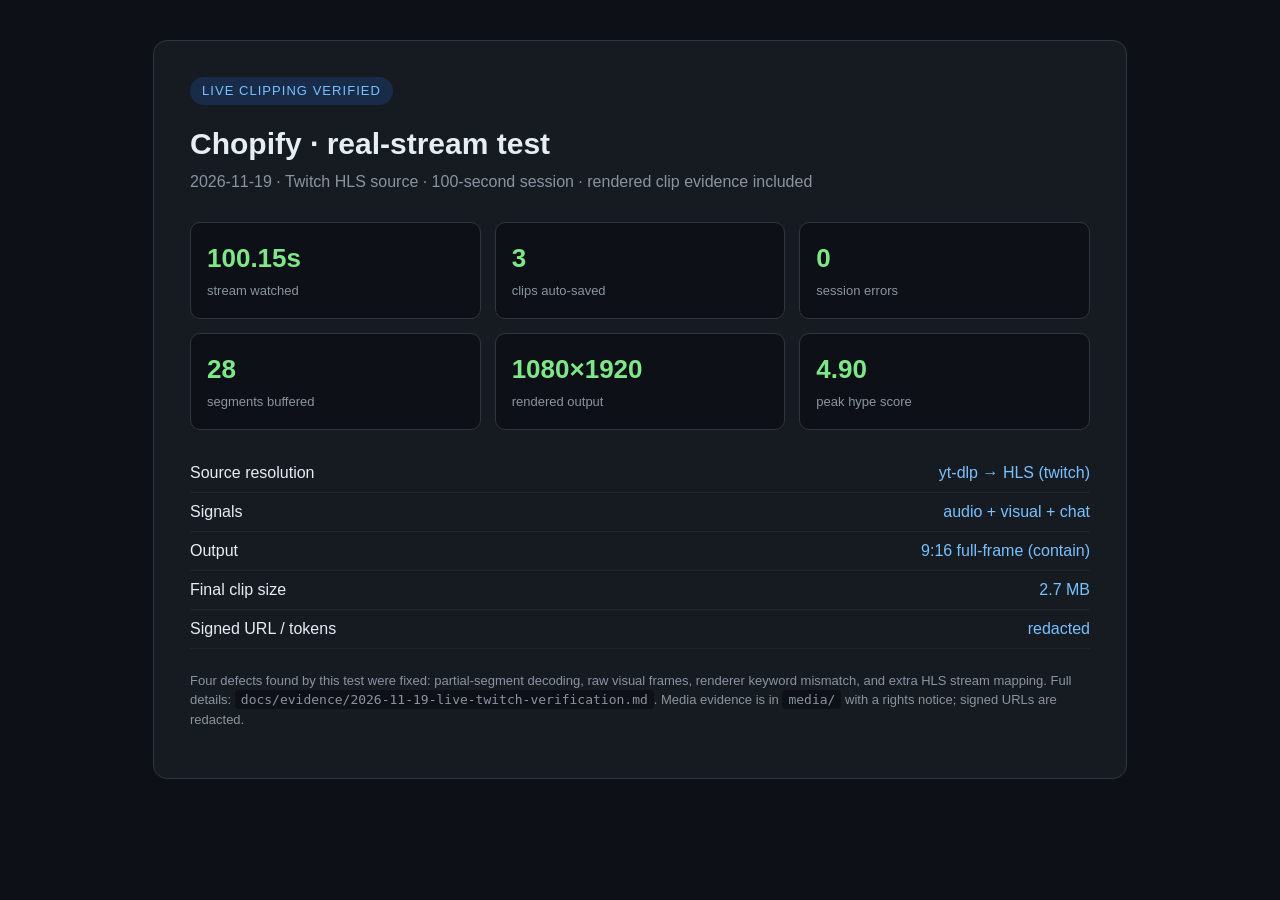
<file: docs/evidence/verification-card.html>
<!doctype html>
<html lang="en">
<head>
<meta charset="utf-8">
<title>Chopify live clipping — verification</title>
<style>
  body { margin:0; background:#0d1117; color:#e6edf3; font:16px/1.5 -apple-system,Segoe UI,sans-serif; }
  .card { max-width:900px; margin:40px auto; padding:36px; background:#161b22; border:1px solid #30363d; border-radius:14px; }
  .badge { display:inline-block; padding:4px 12px; border-radius:999px; background:#1f6feb33; color:#79c0ff; font-size:13px; letter-spacing:.08em; }
  h1 { margin:16px 0 4px; font-size:30px; }
  .sub { color:#8b949e; margin-bottom:28px; }
  .grid { display:grid; grid-template-columns:repeat(3,1fr); gap:14px; margin:24px 0; }
  .stat { background:#0d1117; border:1px solid #30363d; border-radius:10px; padding:16px; }
  .stat b { display:block; font-size:26px; color:#7ee787; }
  .stat span { color:#8b949e; font-size:13px; }
  table { width:100%; border-collapse:collapse; }
  td { padding:7px 0; border-bottom:1px solid #21262d; }
  td:last-child { text-align:right; color:#79c0ff; }
  .note { margin-top:22px; color:#8b949e; font-size:13px; }
  code { background:#0d1117; padding:2px 6px; border-radius:4px; }
</style>
</head>
<body>
  <div class="card">
    <span class="badge">LIVE CLIPPING VERIFIED</span>
    <h1>Chopify · real-stream test</h1>
    <div class="sub">2026-11-19 · Twitch HLS source · 100-second session · rendered clip evidence included</div>
    <div class="grid">
      <div class="stat"><b>100.15s</b><span>stream watched</span></div>
      <div class="stat"><b>3</b><span>clips auto-saved</span></div>
      <div class="stat"><b>0</b><span>session errors</span></div>
      <div class="stat"><b>28</b><span>segments buffered</span></div>
      <div class="stat"><b>1080×1920</b><span>rendered output</span></div>
      <div class="stat"><b>4.90</b><span>peak hype score</span></div>
    </div>
    <table>
      <tr><td>Source resolution</td><td>yt-dlp → HLS (twitch)</td></tr>
      <tr><td>Signals</td><td>audio + visual + chat</td></tr>
      <tr><td>Output</td><td>9:16 full-frame (contain)</td></tr>
      <tr><td>Final clip size</td><td>2.7 MB</td></tr>
      <tr><td>Signed URL / tokens</td><td>redacted</td></tr>
    </table>
    <p class="note">Four defects found by this test were fixed: partial-segment decoding,
    raw visual frames, renderer keyword mismatch, and extra HLS stream mapping.
    Full details: <code>docs/evidence/2026-11-19-live-twitch-verification.md</code>.
    Media evidence is in <code>media/</code> with a rights notice; signed URLs are redacted.</p>
  </div>
</body>
</html>
</file>
